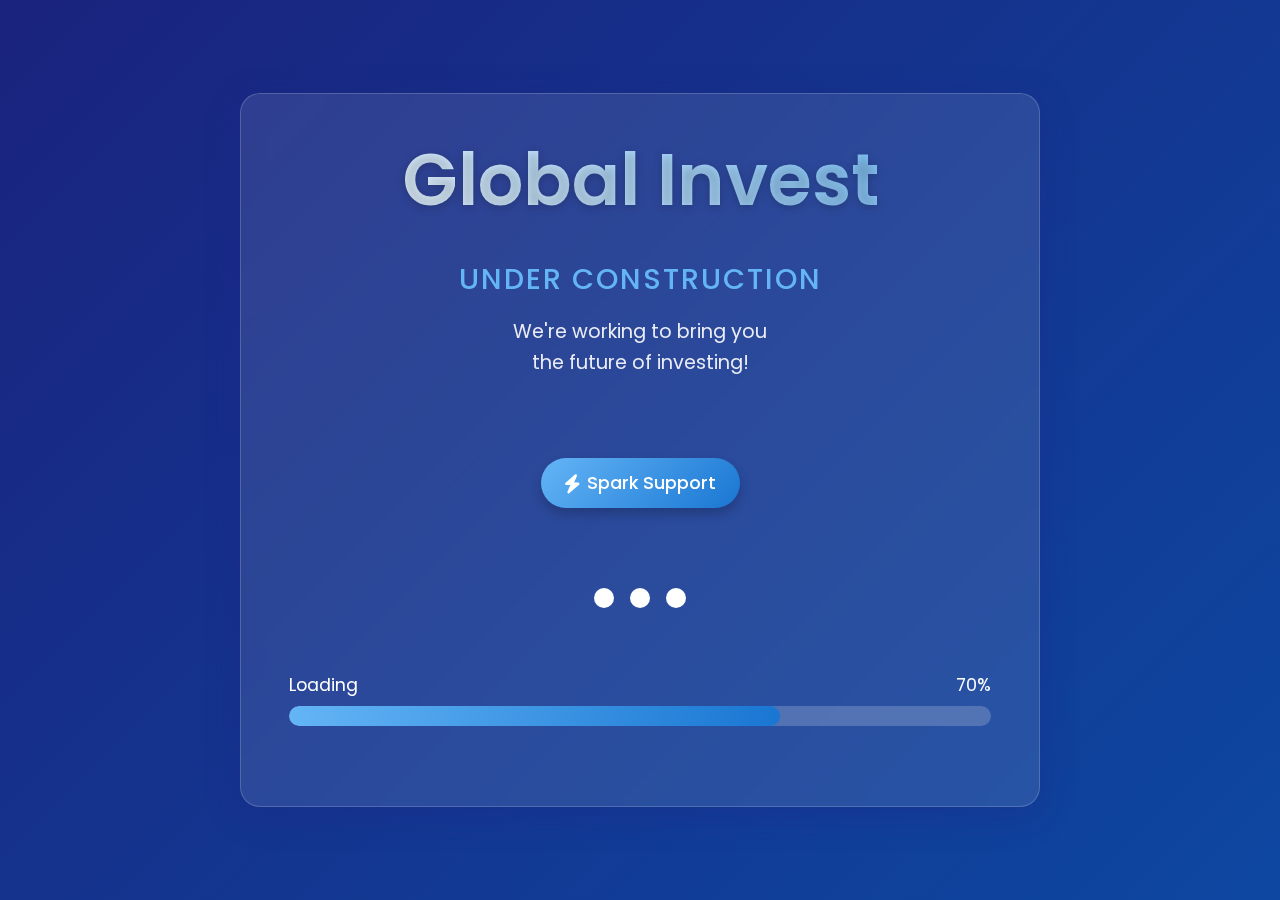
<file: index.html>
<!DOCTYPE html>
<html lang="en">
<head>
    <meta charset="UTF-8">
    <meta name="viewport" content="width=device-width, initial-scale=1.0">
    <title>Global Invest - Coming Soon</title>
    <link rel="icon" type="image/png" href="public/logo.png">
    <link rel="icon" type="image/x-icon" href="public/favicon.ico">
    <link rel="apple-touch-icon" href="public/logo.png">
    <link rel="shortcut icon" href="public/logo.png">
    <link rel="stylesheet" href="styles.css">
    <link rel="stylesheet" href="https://cdnjs.cloudflare.com/ajax/libs/font-awesome/6.0.0/css/all.min.css">
    
    <!-- Inline styles as fallback -->
    <style>
        .spark-button {
            display: inline-flex;
            align-items: center;
            justify-content: center;
            gap: 8px;
            padding: 12px 24px;
            background: linear-gradient(135deg, #64b5f6, #1976d2);
            color: white;
            text-decoration: none;
            border-radius: 25px;
            font-weight: 500;
            font-size: 1.1rem;
            margin: 2rem 0;
            box-shadow: 0 6px 12px rgba(0, 0, 0, 0.2);
            transition: all 0.3s ease;
        }

        .spark-button:hover {
            transform: translateY(-3px);
            box-shadow: 0 10px 15px rgba(0, 0, 0, 0.3);
            background: linear-gradient(135deg, #64b5f6, #0d47a1);
        }

        .spark-button i {
            font-size: 1.2rem;
        }
    </style>
</head>
<body>
    <div class="container">
        <div class="content">
            <h1 class="title">Global Invest</h1>
            <h2 class="status">Under Construction</h2>
            <p class="description">We're working to bring you<br>the future of investing!</p>
            
            <a href="/support" class="spark-button">
                <i class="fas fa-bolt"></i> Spark Support
            </a>
            
            <div class="loading-animation">
                <div class="circle"></div>
                <div class="circle"></div>
                <div class="circle"></div>
            </div>
            
            <div class="loading-bar">
                <div class="progress-label">
                    <span>Loading</span>
                    <span class="percentage">70%</span>
                </div>
                <div class="progress-bar">
                    <div class="progress-fill"></div>
                </div>
            </div>
        </div>
    </div>
    <script src="script.js"></script>
</body>
</html>
</file>
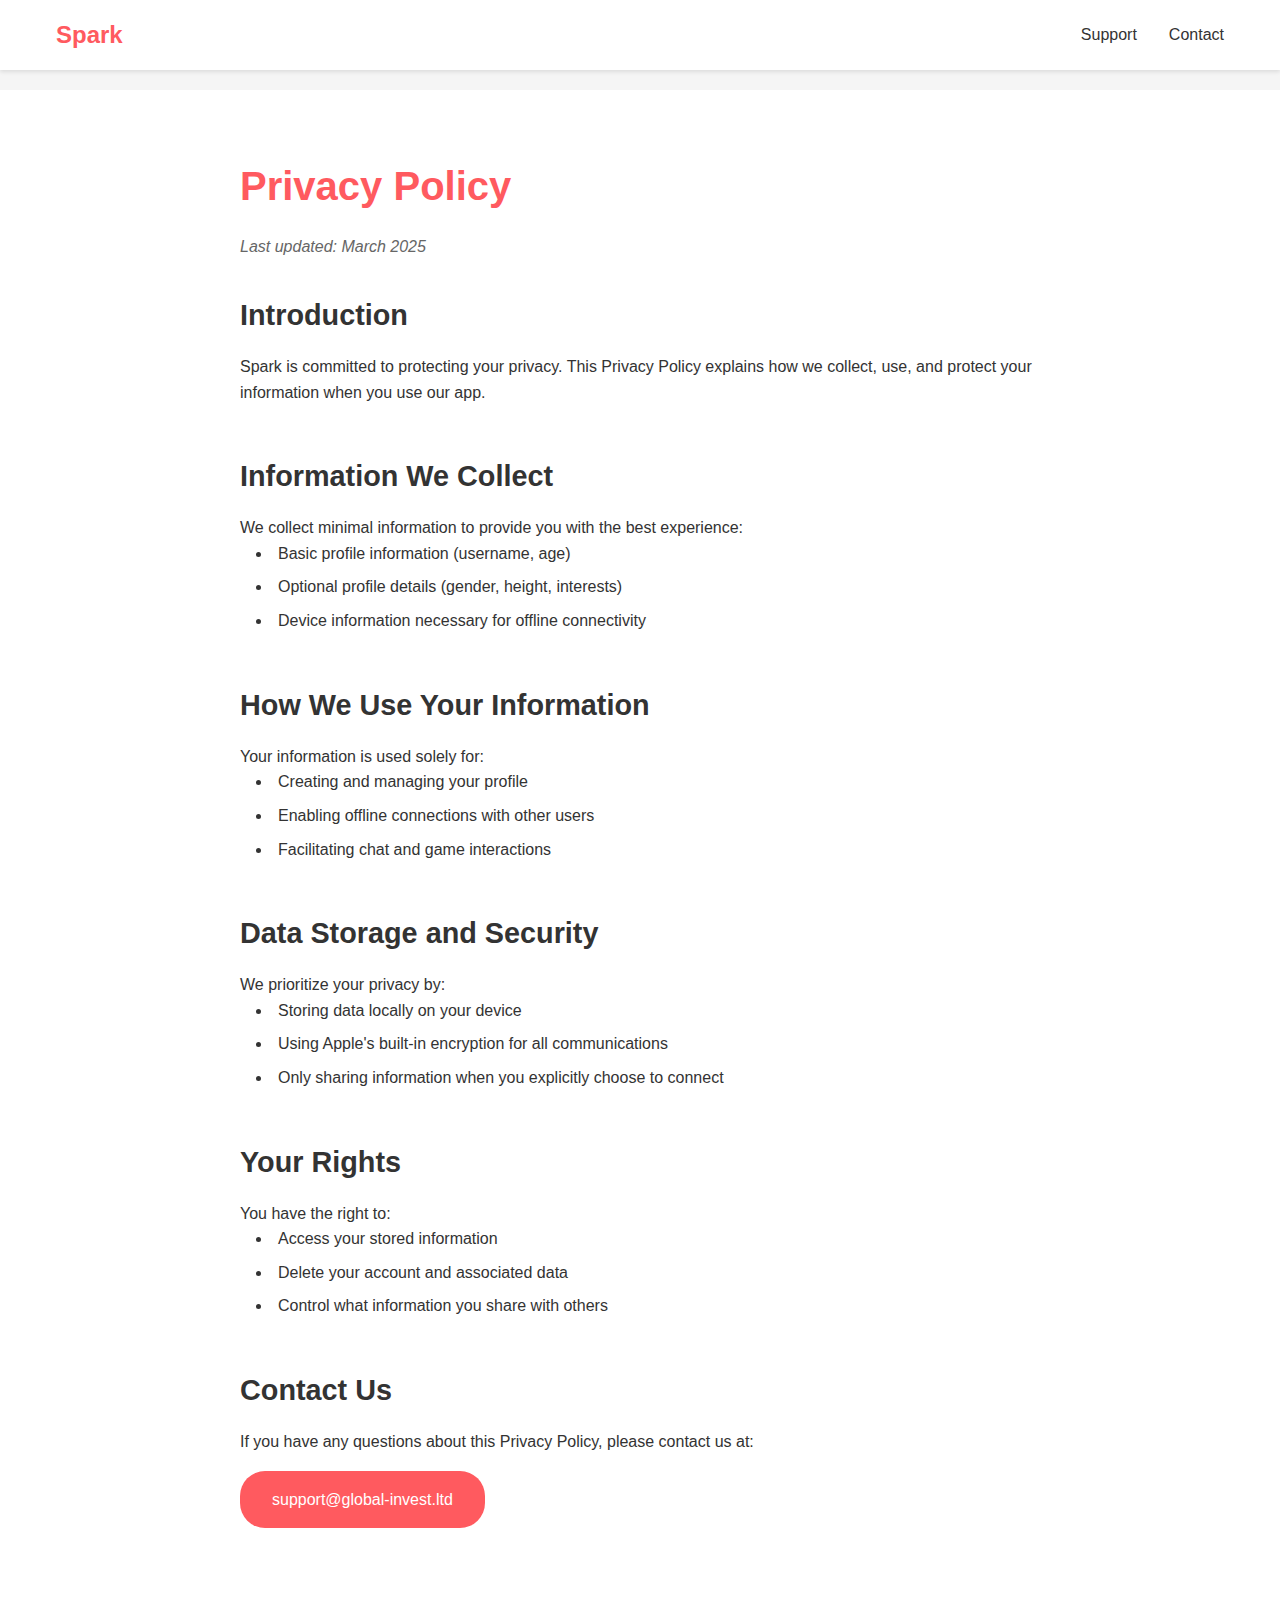
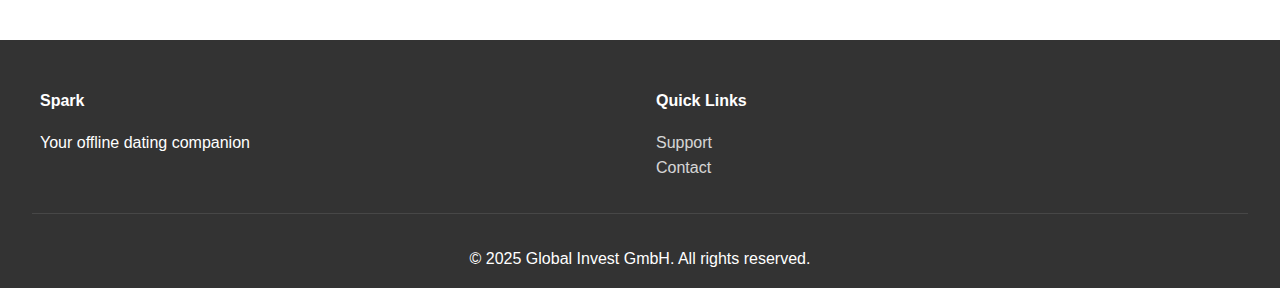
<file: privacy/index.html>
<!DOCTYPE html>
<html lang="en">
<head>
    <meta charset="UTF-8">
    <meta name="viewport" content="width=device-width, initial-scale=1.0">
    <title>Privacy Policy - Spark</title>
    <link rel="stylesheet" href="/support/styles.css">
    <link rel="icon" type="image/png" href="/public/logo.png">
    <link rel="icon" type="image/x-icon" href="/public/favicon.ico">
    <link rel="apple-touch-icon" href="/public/logo.png">
    <link rel="shortcut icon" href="/public/logo.png">
    
    <!-- Inline critical CSS for immediate rendering -->
    <style>
        /* Critical CSS to ensure header doesn't cover content */
        header {
            position: relative !important;
            background-color: #fff;
            box-shadow: 0 2px 4px rgba(0,0,0,0.1);
            width: 100%;
            z-index: 1000;
        }
        
        main {
            margin-top: 0 !important;
            padding-top: 20px;
        }
        
        nav {
            max-width: 1200px;
            margin: 0 auto;
            padding: 1rem;
            display: flex;
            flex-direction: row;
            justify-content: space-between;
            align-items: center;
        }
        
        @media (max-width: 768px) {
            nav {
                flex-direction: column;
            }
            
            nav ul {
                flex-direction: column;
                width: 100%;
                padding: 0.8rem 0;
            }
        }
    </style>
</head>
<body>
    <header>
        <nav>
            <div class="logo">Spark</div>
            <ul>
                <li><a href="/support">Support</a></li>
                <li><a href="#contact">Contact</a></li>
            </ul>
        </nav>
    </header>

    <main>
        <section class="privacy-policy">
            <div class="privacy-content">
                <h1>Privacy Policy</h1>
                <p class="last-updated">Last updated: March 2025</p>

                <section>
                    <h2>Introduction</h2>
                    <p>Spark is committed to protecting your privacy. This Privacy Policy explains how we collect, use, and protect your information when you use our app.</p>
                </section>

                <section>
                    <h2>Information We Collect</h2>
                    <p>We collect minimal information to provide you with the best experience:</p>
                    <ul>
                        <li>Basic profile information (username, age)</li>
                        <li>Optional profile details (gender, height, interests)</li>
                        <li>Device information necessary for offline connectivity</li>
                    </ul>
                </section>

                <section>
                    <h2>How We Use Your Information</h2>
                    <p>Your information is used solely for:</p>
                    <ul>
                        <li>Creating and managing your profile</li>
                        <li>Enabling offline connections with other users</li>
                        <li>Facilitating chat and game interactions</li>
                    </ul>
                </section>

                <section>
                    <h2>Data Storage and Security</h2>
                    <p>We prioritize your privacy by:</p>
                    <ul>
                        <li>Storing data locally on your device</li>
                        <li>Using Apple's built-in encryption for all communications</li>
                        <li>Only sharing information when you explicitly choose to connect</li>
                    </ul>
                </section>

                <section>
                    <h2>Your Rights</h2>
                    <p>You have the right to:</p>
                    <ul>
                        <li>Access your stored information</li>
                        <li>Delete your account and associated data</li>
                        <li>Control what information you share with others</li>
                    </ul>
                </section>

                <section id="contact">
                    <h2>Contact Us</h2>
                    <p>If you have any questions about this Privacy Policy, please contact us at:</p>
                    <a href="mailto:support@global-invest.ltd" class="contact-button">support@global-invest.ltd</a>
                </section>
            </div>
        </section>
    </main>

    <footer>
        <div class="footer-content">
            <div class="footer-section">
                <h4>Spark</h4>
                <p>Your offline dating companion</p>
            </div>
            <div class="footer-section">
                <h4>Quick Links</h4>
                <ul>
                    <li><a href="/support">Support</a></li>
                    <li><a href="#contact">Contact</a></li>
                </ul>
            </div>
        </div>
        <div class="footer-bottom">
            <p>&copy; 2025 Global Invest GmbH. All rights reserved.</p>
        </div>
    </footer>
</body>
</html>
</file>
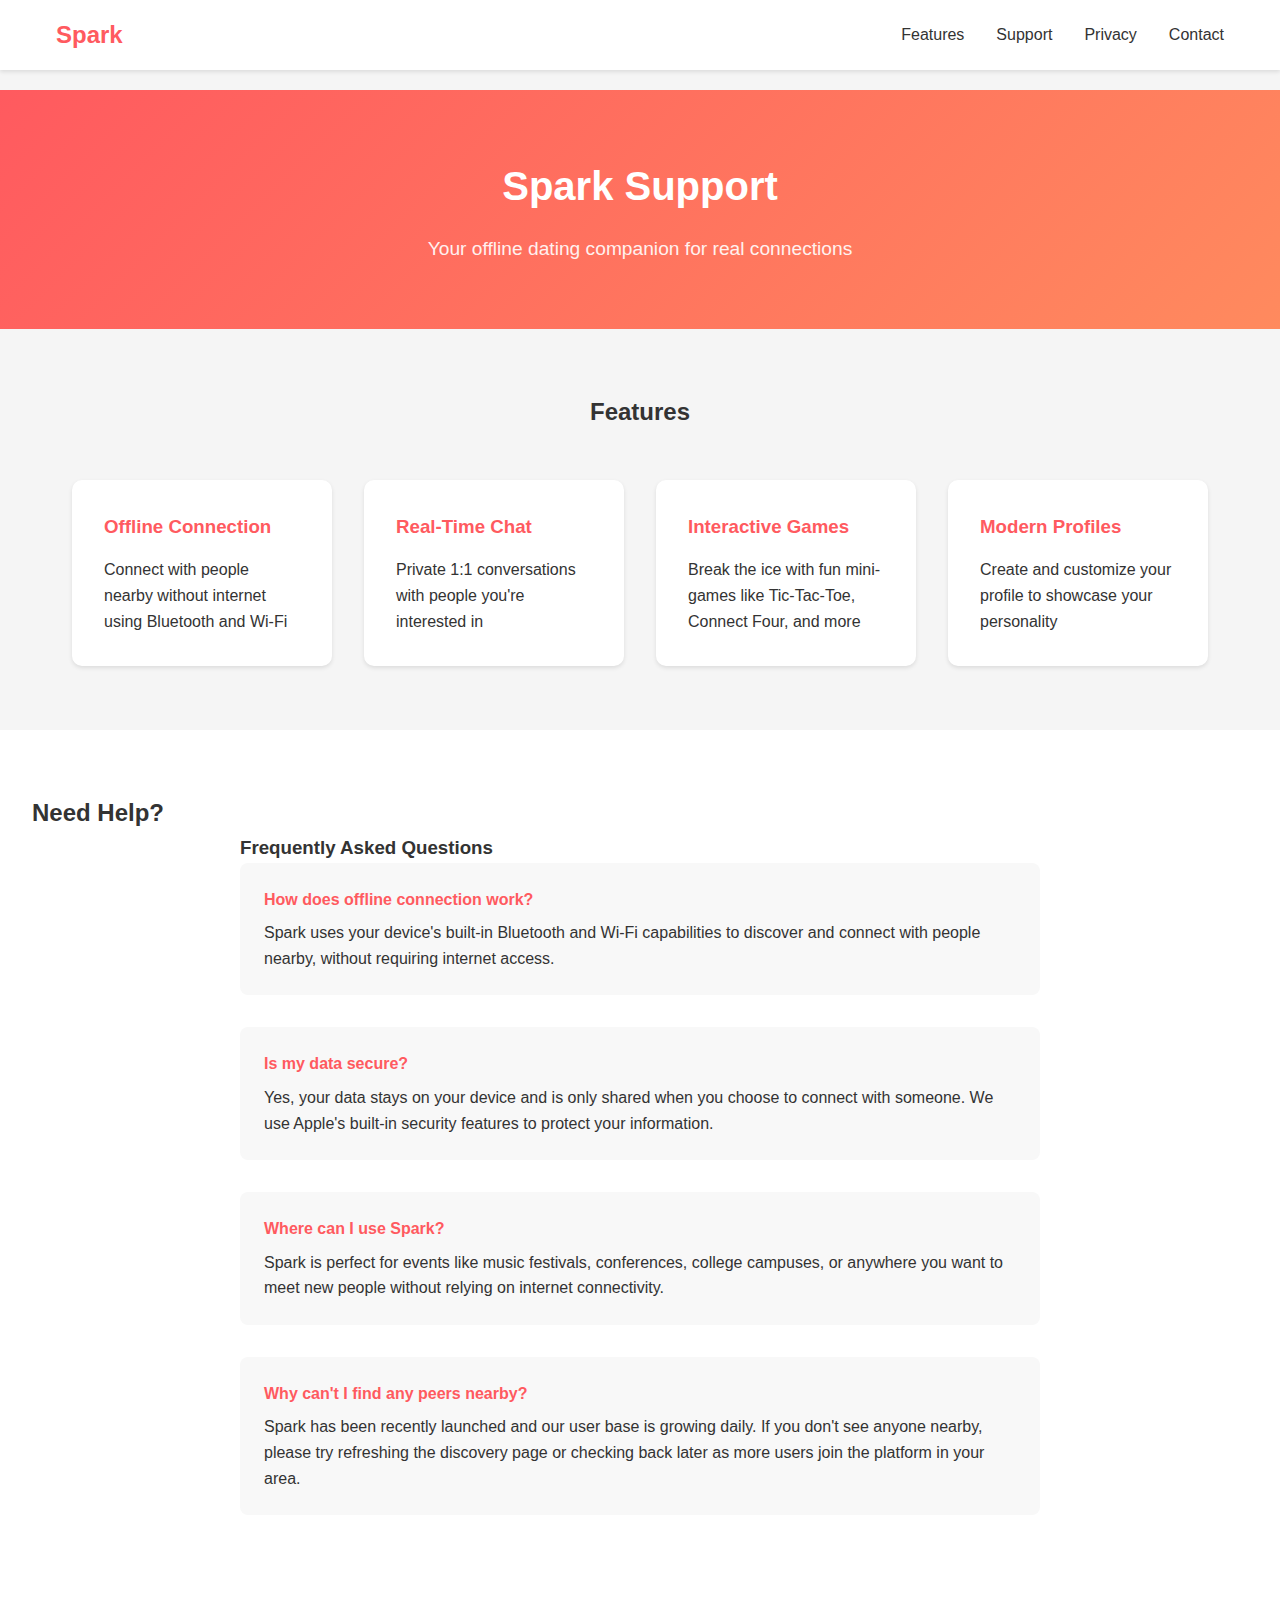
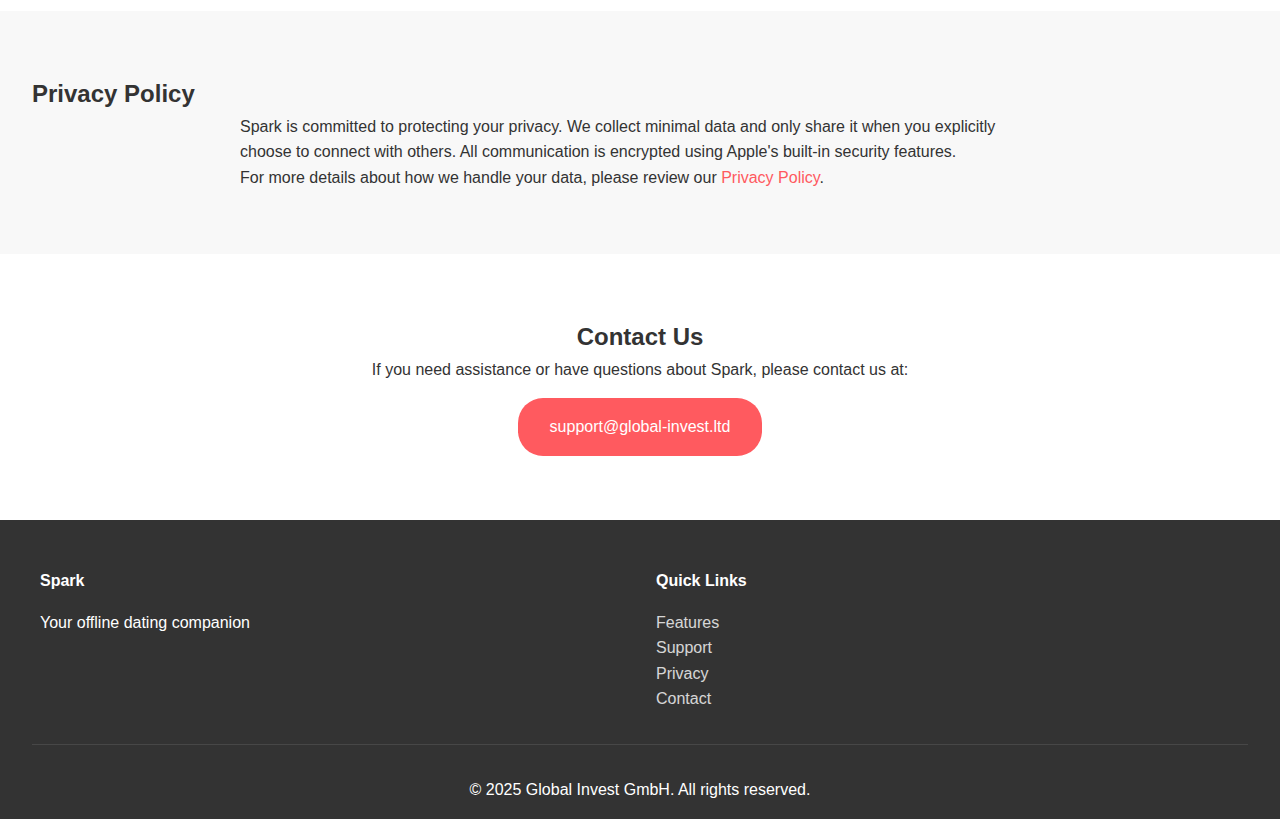
<file: support/index.html>
<!DOCTYPE html>
<html lang="en">
<head>
    <meta charset="UTF-8">
    <meta name="viewport" content="width=device-width, initial-scale=1.0">
    <title>Spark - Offline Dating App Support</title>
    <link rel="stylesheet" href="/support/styles.css">
    <link rel="icon" type="image/png" href="/public/logo.png">
    <link rel="icon" type="image/x-icon" href="/public/favicon.ico">
    <link rel="apple-touch-icon" href="/public/logo.png">
    <link rel="shortcut icon" href="/public/logo.png">
    
    <!-- Inline critical CSS for immediate rendering -->
    <style>
        /* Critical CSS to ensure header doesn't cover content */
        header {
            position: relative !important;
            background-color: #fff;
            box-shadow: 0 2px 4px rgba(0,0,0,0.1);
            width: 100%;
            z-index: 1000;
        }
        
        main {
            margin-top: 0 !important;
            padding-top: 20px;
        }
        
        nav {
            max-width: 1200px;
            margin: 0 auto;
            padding: 1rem;
            display: flex;
            flex-direction: row;
            justify-content: space-between;
            align-items: center;
        }
        
        @media (max-width: 768px) {
            nav {
                flex-direction: column;
            }
            
            nav ul {
                flex-direction: column;
                width: 100%;
                padding: 0.8rem 0;
            }
        }
    </style>
</head>
<body>
    <header>
        <nav>
            <div class="logo">Spark</div>
            <ul>
                <li><a href="#features">Features</a></li>
                <li><a href="#support">Support</a></li>
                <li><a href="#privacy">Privacy</a></li>
                <li><a href="#contact">Contact</a></li>
            </ul>
        </nav>
    </header>

    <main>
        <section class="hero">
            <h1>Spark Support</h1>
            <p>Your offline dating companion for real connections</p>
        </section>

        <section id="features" class="features">
            <h2>Features</h2>
            <div class="feature-grid">
                <div class="feature-card">
                    <h3>Offline Connection</h3>
                    <p>Connect with people nearby without internet using Bluetooth and Wi-Fi</p>
                </div>
                <div class="feature-card">
                    <h3>Real-Time Chat</h3>
                    <p>Private 1:1 conversations with people you're interested in</p>
                </div>
                <div class="feature-card">
                    <h3>Interactive Games</h3>
                    <p>Break the ice with fun mini-games like Tic-Tac-Toe, Connect Four, and more</p>
                </div>
                <div class="feature-card">
                    <h3>Modern Profiles</h3>
                    <p>Create and customize your profile to showcase your personality</p>
                </div>
            </div>
        </section>

        <section id="support" class="support">
            <h2>Need Help?</h2>
            <div class="support-content">
                <div class="faq">
                    <h3>Frequently Asked Questions</h3>
                    <div class="faq-item">
                        <h4>How does offline connection work?</h4>
                        <p>Spark uses your device's built-in Bluetooth and Wi-Fi capabilities to discover and connect with people nearby, without requiring internet access.</p>
                    </div>
                    <div class="faq-item">
                        <h4>Is my data secure?</h4>
                        <p>Yes, your data stays on your device and is only shared when you choose to connect with someone. We use Apple's built-in security features to protect your information.</p>
                    </div>
                    <div class="faq-item">
                        <h4>Where can I use Spark?</h4>
                        <p>Spark is perfect for events like music festivals, conferences, college campuses, or anywhere you want to meet new people without relying on internet connectivity.</p>
                    </div>
                    <div class="faq-item">
                        <h4>Why can't I find any peers nearby?</h4>
                        <p>Spark has been recently launched and our user base is growing daily. If you don't see anyone nearby, please try refreshing the discovery page or checking back later as more users join the platform in your area.</p>
                    </div>
                </div>
            </div>
        </section>

        <section id="privacy" class="privacy">
            <h2>Privacy Policy</h2>
            <div class="privacy-content">
                <p>Spark is committed to protecting your privacy. We collect minimal data and only share it when you explicitly choose to connect with others. All communication is encrypted using Apple's built-in security features.</p>
                <p>For more details about how we handle your data, please review our <a href="/privacy">Privacy Policy</a>.</p>
            </div>
        </section>

        <section id="contact" class="contact">
            <h2>Contact Us</h2>
            <div class="contact-content">
                <p>If you need assistance or have questions about Spark, please contact us at:</p>
                <a href="mailto:support@global-invest.ltd" class="contact-button">support@global-invest.ltd</a>
            </div>
        </section>
    </main>

    <footer>
        <div class="footer-content">
            <div class="footer-section">
                <h4>Spark</h4>
                <p>Your offline dating companion</p>
            </div>
            <div class="footer-section">
                <h4>Quick Links</h4>
                <ul>
                    <li><a href="#features">Features</a></li>
                    <li><a href="#support">Support</a></li>
                    <li><a href="#privacy">Privacy</a></li>
                    <li><a href="#contact">Contact</a></li>
                </ul>
            </div>
        </div>
        <div class="footer-bottom">
            <p>&copy; 2025 Global Invest GmbH. All rights reserved.</p>
        </div>
    </footer>
</body>
</html>
</file>
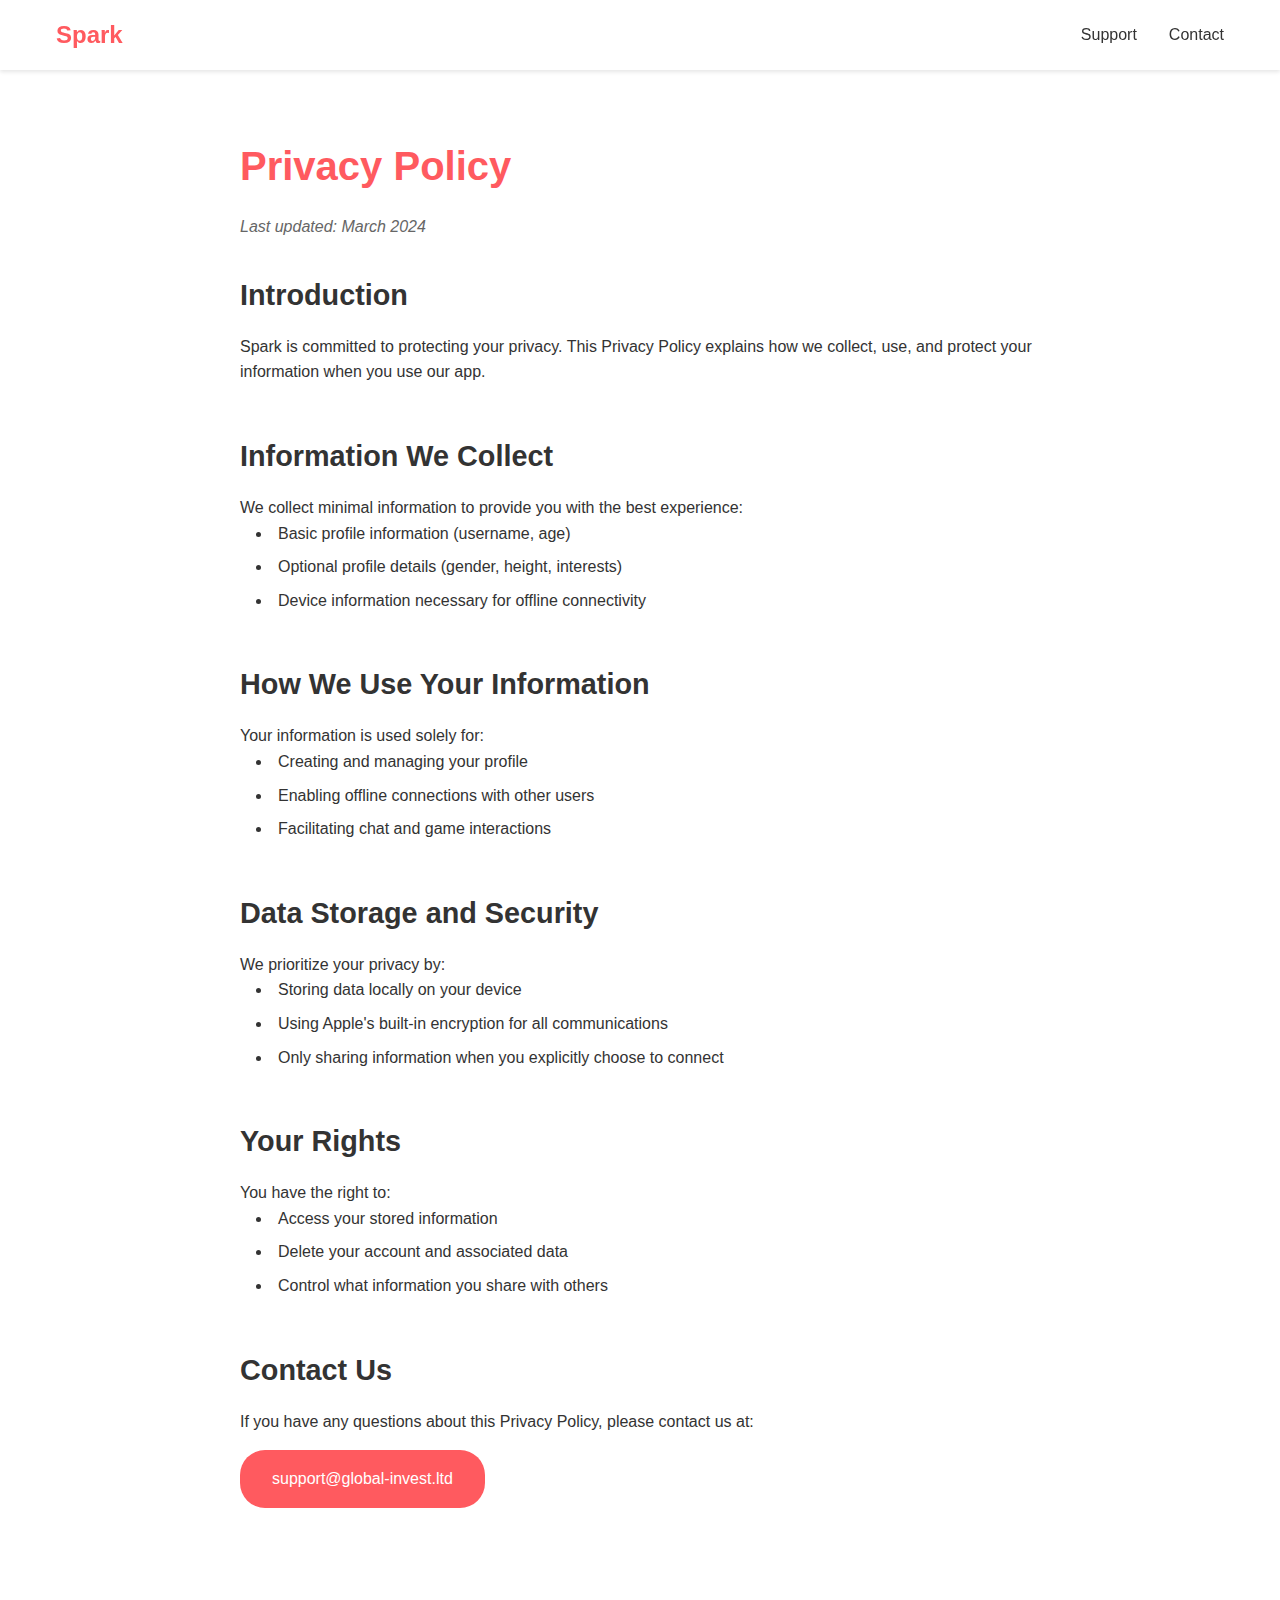
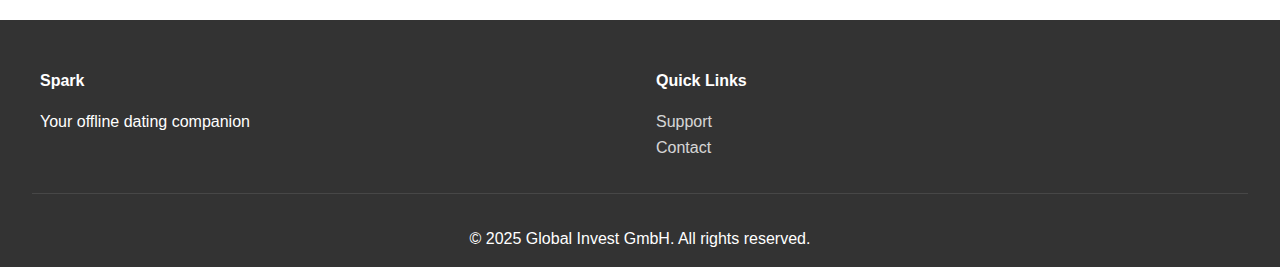
<file: support/privacy.html>
<!DOCTYPE html>
<html lang="en">
<head>
    <meta charset="UTF-8">
    <meta name="viewport" content="width=device-width, initial-scale=1.0">
    <title>Privacy Policy - Spark</title>
    <link rel="stylesheet" href="/support/styles.css">
    <link rel="icon" type="image/png" href="/public/logo.png">
    <link rel="icon" type="image/x-icon" href="/public/favicon.ico">
    <link rel="apple-touch-icon" href="/public/logo.png">
    <link rel="shortcut icon" href="/public/logo.png">
</head>
<body>
    <header>
        <nav>
            <div class="logo">Spark</div>
            <ul>
                <li><a href="/support">Support</a></li>
                <li><a href="#contact">Contact</a></li>
            </ul>
        </nav>
    </header>

    <main>
        <section class="privacy-policy">
            <div class="privacy-content">
                <h1>Privacy Policy</h1>
                <p class="last-updated">Last updated: March 2024</p>

                <section>
                    <h2>Introduction</h2>
                    <p>Spark is committed to protecting your privacy. This Privacy Policy explains how we collect, use, and protect your information when you use our app.</p>
                </section>

                <section>
                    <h2>Information We Collect</h2>
                    <p>We collect minimal information to provide you with the best experience:</p>
                    <ul>
                        <li>Basic profile information (username, age)</li>
                        <li>Optional profile details (gender, height, interests)</li>
                        <li>Device information necessary for offline connectivity</li>
                    </ul>
                </section>

                <section>
                    <h2>How We Use Your Information</h2>
                    <p>Your information is used solely for:</p>
                    <ul>
                        <li>Creating and managing your profile</li>
                        <li>Enabling offline connections with other users</li>
                        <li>Facilitating chat and game interactions</li>
                    </ul>
                </section>

                <section>
                    <h2>Data Storage and Security</h2>
                    <p>We prioritize your privacy by:</p>
                    <ul>
                        <li>Storing data locally on your device</li>
                        <li>Using Apple's built-in encryption for all communications</li>
                        <li>Only sharing information when you explicitly choose to connect</li>
                    </ul>
                </section>

                <section>
                    <h2>Your Rights</h2>
                    <p>You have the right to:</p>
                    <ul>
                        <li>Access your stored information</li>
                        <li>Delete your account and associated data</li>
                        <li>Control what information you share with others</li>
                    </ul>
                </section>

                <section id="contact">
                    <h2>Contact Us</h2>
                    <p>If you have any questions about this Privacy Policy, please contact us at:</p>
                    <a href="mailto:support@global-invest.ltd" class="contact-button">support@global-invest.ltd</a>
                </section>
            </div>
        </section>
    </main>

    <footer>
        <div class="footer-content">
            <div class="footer-section">
                <h4>Spark</h4>
                <p>Your offline dating companion</p>
            </div>
            <div class="footer-section">
                <h4>Quick Links</h4>
                <ul>
                    <li><a href="/support">Support</a></li>
                    <li><a href="#contact">Contact</a></li>
                </ul>
            </div>
        </div>
        <div class="footer-bottom">
            <p>&copy; 2025 Global Invest GmbH. All rights reserved.</p>
        </div>
    </footer>
</body>
</html>
</file>
<file: styles.css>
@import url('https://fonts.googleapis.com/css2?family=Poppins:wght@300;400;600&display=swap');

* {
    margin: 0;
    padding: 0;
    box-sizing: border-box;
}

body {
    font-family: 'Poppins', sans-serif;
    background: linear-gradient(135deg, #1a237e 0%, #0d47a1 100%);
    min-height: 100vh;
    display: flex;
    align-items: center;
    justify-content: center;
    color: white;
}

.container {
    padding: 2rem;
    text-align: center;
    background: rgba(255, 255, 255, 0.1);
    backdrop-filter: blur(10px);
    border-radius: 20px;
    box-shadow: 0 8px 32px 0 rgba(31, 38, 135, 0.37);
    border: 1px solid rgba(255, 255, 255, 0.18);
    max-width: 800px;
    width: 90%;
    margin: 20px;
}

.title {
    font-size: 4.5rem;
    margin-bottom: 1.5rem;
    font-weight: 600;
    background: linear-gradient(45deg, #fff, #64b5f6);
    -webkit-background-clip: text;
    background-clip: text;
    -webkit-text-fill-color: transparent;
    text-shadow: 0 2px 10px rgba(0,0,0,0.2);
}

.status {
    font-size: 1.8rem;
    font-weight: 500;
    color: #64b5f6;
    margin: 0 0 1rem;
    letter-spacing: 2px;
    text-transform: uppercase;
}

.description {
    font-size: 1.2rem;
    color: rgba(255, 255, 255, 0.9);
    line-height: 1.6;
    margin-bottom: 3rem;
}

.sections {
    display: flex;
    flex-direction: column;
    gap: 1rem;
    margin: 2rem 0;
}

.section {
    padding: 1rem;
    background: rgba(255, 255, 255, 0.05);
    border-radius: 10px;
    backdrop-filter: blur(5px);
}

.section h2 {
    font-size: 2rem;
    font-weight: 600;
    color: #64b5f6;
    margin: 0;
}

.loading-animation {
    display: flex;
    justify-content: center;
    gap: 1rem;
    margin: 3rem 0;
}

.circle {
    width: 20px;
    height: 20px;
    background-color: white;
    border-radius: 50%;
    animation: bounce 0.5s ease-in-out infinite;
}

.circle:nth-child(2) {
    animation-delay: 0.1s;
}

.circle:nth-child(3) {
    animation-delay: 0.2s;
}

.loading-bar {
    margin: 2rem 0;
    padding: 1rem;
}

.progress-label {
    display: flex;
    justify-content: space-between;
    margin-bottom: 0.5rem;
    font-size: 1.1rem;
}

.progress-bar {
    height: 20px;
    background: rgba(255, 255, 255, 0.2);
    border-radius: 10px;
    overflow: hidden;
}

.progress-fill {
    width: 70%;
    height: 100%;
    background: linear-gradient(
        90deg,
        #64b5f6 0%,
        #1976d2 50%,
        #64b5f6 100%
    );
    background-size: 200% 100%;
    border-radius: 10px;
    animation: flowingGradient 2s linear infinite;
}

.stats {
    display: flex;
    justify-content: space-around;
    flex-wrap: wrap;
    gap: 2rem;
    margin-top: 3rem;
}

.stat-item {
    display: flex;
    flex-direction: column;
    align-items: center;
    gap: 0.5rem;
}

.stat-item i {
    font-size: 2rem;
    color: rgba(255, 255, 255, 0.9);
}

.stat-number {
    font-size: 1.8rem;
    font-weight: 600;
    color: white;
}

.stat-label {
    font-size: 0.9rem;
    color: rgba(255, 255, 255, 0.8);
}

.notify-section {
    margin-bottom: 2rem;
}

.email-input {
    padding: 0.8rem 1.5rem;
    border: none;
    border-radius: 25px;
    margin-right: 1rem;
    font-size: 1rem;
    width: 300px;
    max-width: 100%;
    background: rgba(255, 255, 255, 0.9);
}

.notify-btn {
    padding: 0.8rem 2rem;
    border: none;
    border-radius: 25px;
    background: #764ba2;
    color: white;
    font-size: 1rem;
    cursor: pointer;
    transition: transform 0.3s ease;
}

.notify-btn:hover {
    transform: scale(1.05);
}

.social-links {
    display: flex;
    justify-content: center;
    gap: 1.5rem;
}

.social-icon {
    color: white;
    font-size: 1.5rem;
    transition: transform 0.3s ease;
}

.social-icon:hover {
    transform: scale(1.2);
}

@keyframes bounce {
    0%, 100% {
        transform: translateY(0);
    }
    50% {
        transform: translateY(-10px);
    }
}

@keyframes flowingGradient {
    0% {
        background-position: 100% 0;
    }
    100% {
        background-position: -100% 0;
    }
}

@media (max-width: 768px) {
    .title {
        font-size: 2.5rem;
    }
    
    .description {
        font-size: 1rem;
    }
}

.spark-button {
    display: inline-flex;
    align-items: center;
    justify-content: center;
    gap: 8px;
    padding: 12px 24px;
    background: linear-gradient(135deg, #64b5f6, #1976d2);
    color: white;
    text-decoration: none;
    border-radius: 25px;
    font-weight: 500;
    font-size: 1.1rem;
    margin: 2rem 0;
    box-shadow: 0 6px 12px rgba(0, 0, 0, 0.2);
    transition: all 0.3s ease;
}

.spark-button:hover {
    transform: translateY(-3px);
    box-shadow: 0 10px 15px rgba(0, 0, 0, 0.3);
    background: linear-gradient(135deg, #64b5f6, #0d47a1);
}

.spark-button i {
    font-size: 1.2rem;
}
</file>
<file: support/styles.css>
/* Reset and base styles */
* {
    margin: 0;
    padding: 0;
    box-sizing: border-box;
}

body {
    font-family: -apple-system, BlinkMacSystemFont, 'Segoe UI', Roboto, Oxygen, Ubuntu, Cantarell, sans-serif;
    line-height: 1.6;
    color: #333;
    background-color: #f5f5f5;
}

/* Header and Navigation */
header {
    background-color: #fff;
    box-shadow: 0 2px 4px rgba(0,0,0,0.1);
    position: fixed;
    width: 100%;
    top: 0;
    z-index: 1000;
}

nav {
    max-width: 1200px;
    margin: 0 auto;
    padding: 1rem;
    display: flex;
    justify-content: space-between;
    align-items: center;
}

.logo {
    font-size: 1.5rem;
    font-weight: bold;
    color: #FF5A5F;
}

nav ul {
    display: flex;
    list-style: none;
    gap: 2rem;
}

nav a {
    text-decoration: none;
    color: #333;
    font-weight: 500;
    transition: color 0.3s ease;
}

nav a:hover {
    color: #FF5A5F;
}

/* Main content */
main {
    margin-top: 70px;
}

/* Hero section */
.hero {
    background: linear-gradient(135deg, #FF5A5F, #FF8A5E);
    color: white;
    text-align: center;
    padding: 4rem 2rem;
}

.hero h1 {
    font-size: 2.5rem;
    margin-bottom: 1rem;
}

.hero p {
    font-size: 1.2rem;
    opacity: 0.9;
}

/* Features section */
.features {
    padding: 4rem 2rem;
    max-width: 1200px;
    margin: 0 auto;
}

.features h2 {
    text-align: center;
    margin-bottom: 3rem;
    color: #333;
}

.feature-grid {
    display: grid;
    grid-template-columns: repeat(auto-fit, minmax(250px, 1fr));
    gap: 2rem;
}

.feature-card {
    background: white;
    padding: 2rem;
    border-radius: 10px;
    box-shadow: 0 2px 4px rgba(0,0,0,0.1);
    transition: transform 0.3s ease;
}

.feature-card:hover {
    transform: translateY(-5px);
}

.feature-card h3 {
    color: #FF5A5F;
    margin-bottom: 1rem;
}

/* Support section */
.support {
    background-color: white;
    padding: 4rem 2rem;
}

.support-content {
    max-width: 800px;
    margin: 0 auto;
}

.faq-item {
    margin-bottom: 2rem;
    padding: 1.5rem;
    background: #f8f8f8;
    border-radius: 8px;
}

.faq-item h4 {
    color: #FF5A5F;
    margin-bottom: 0.5rem;
}

/* Privacy section */
.privacy {
    padding: 4rem 2rem;
    background-color: #f8f8f8;
}

.privacy-content {
    max-width: 800px;
    margin: 0 auto;
}

.privacy a {
    color: #FF5A5F;
    text-decoration: none;
}

/* Privacy Policy page specific styles */
.privacy-policy {
    padding: 4rem 2rem;
    background-color: white;
}

.privacy-policy h1 {
    color: #FF5A5F;
    margin-bottom: 1rem;
    font-size: 2.5rem;
}

.last-updated {
    color: #666;
    font-style: italic;
    margin-bottom: 2rem;
}

.privacy-policy section {
    margin-bottom: 3rem;
}

.privacy-policy h2 {
    color: #333;
    margin-bottom: 1rem;
    font-size: 1.8rem;
}

.privacy-policy ul {
    list-style-position: inside;
    margin-left: 1rem;
}

.privacy-policy li {
    margin-bottom: 0.5rem;
}

/* Contact section */
.contact {
    padding: 4rem 2rem;
    text-align: center;
    background-color: white;
}

.contact-button {
    display: inline-block;
    background-color: #FF5A5F;
    color: white;
    padding: 1rem 2rem;
    border-radius: 25px;
    text-decoration: none;
    margin-top: 1rem;
    transition: background-color 0.3s ease;
}

.contact-button:hover {
    background-color: #FF8A5E;
}

/* Footer */
footer {
    background-color: #333;
    color: white;
    padding: 3rem 2rem 1rem;
}

.footer-content {
    max-width: 1200px;
    margin: 0 auto;
    display: grid;
    grid-template-columns: repeat(auto-fit, minmax(200px, 1fr));
    gap: 2rem;
}

.footer-section h4 {
    margin-bottom: 1rem;
}

.footer-section ul {
    list-style: none;
}

.footer-section a {
    color: white;
    text-decoration: none;
    opacity: 0.8;
    transition: opacity 0.3s ease;
}

.footer-section a:hover {
    opacity: 1;
}

.footer-bottom {
    text-align: center;
    margin-top: 2rem;
    padding-top: 2rem;
    border-top: 1px solid rgba(255,255,255,0.1);
}

/* Responsive design */
@media (max-width: 768px) {
    /* Header modifications for mobile */
    header {
        position: static; /* Remove fixed/absolute positioning completely */
        margin-bottom: 20px;
    }
    
    nav {
        flex-direction: column;
        padding: 0.8rem 0.5rem;
    }
    
    nav ul {
        flex-direction: column;
        width: 100%;
        gap: 0.8rem;
        text-align: center;
        padding: 0.8rem 0;
    }
    
    /* Reset main margin since header is no longer fixed */
    main {
        margin-top: 0;
    }
    
    .hero {
        margin-top: 0;
    }
    
    .hero h1 {
        font-size: 2rem;
    }
    
    .feature-grid {
        grid-template-columns: 1fr;
    }
    
    .privacy-policy {
        padding: 2rem 1rem;
    }
    
    .privacy-policy h1 {
        font-size: 2rem;
    }
    
    .privacy-policy h2 {
        font-size: 1.5rem;
    }
    
    /* Remove unneeded anchor position adjustments */
    section[id]:before {
        display: none;
    }
}
</file>
